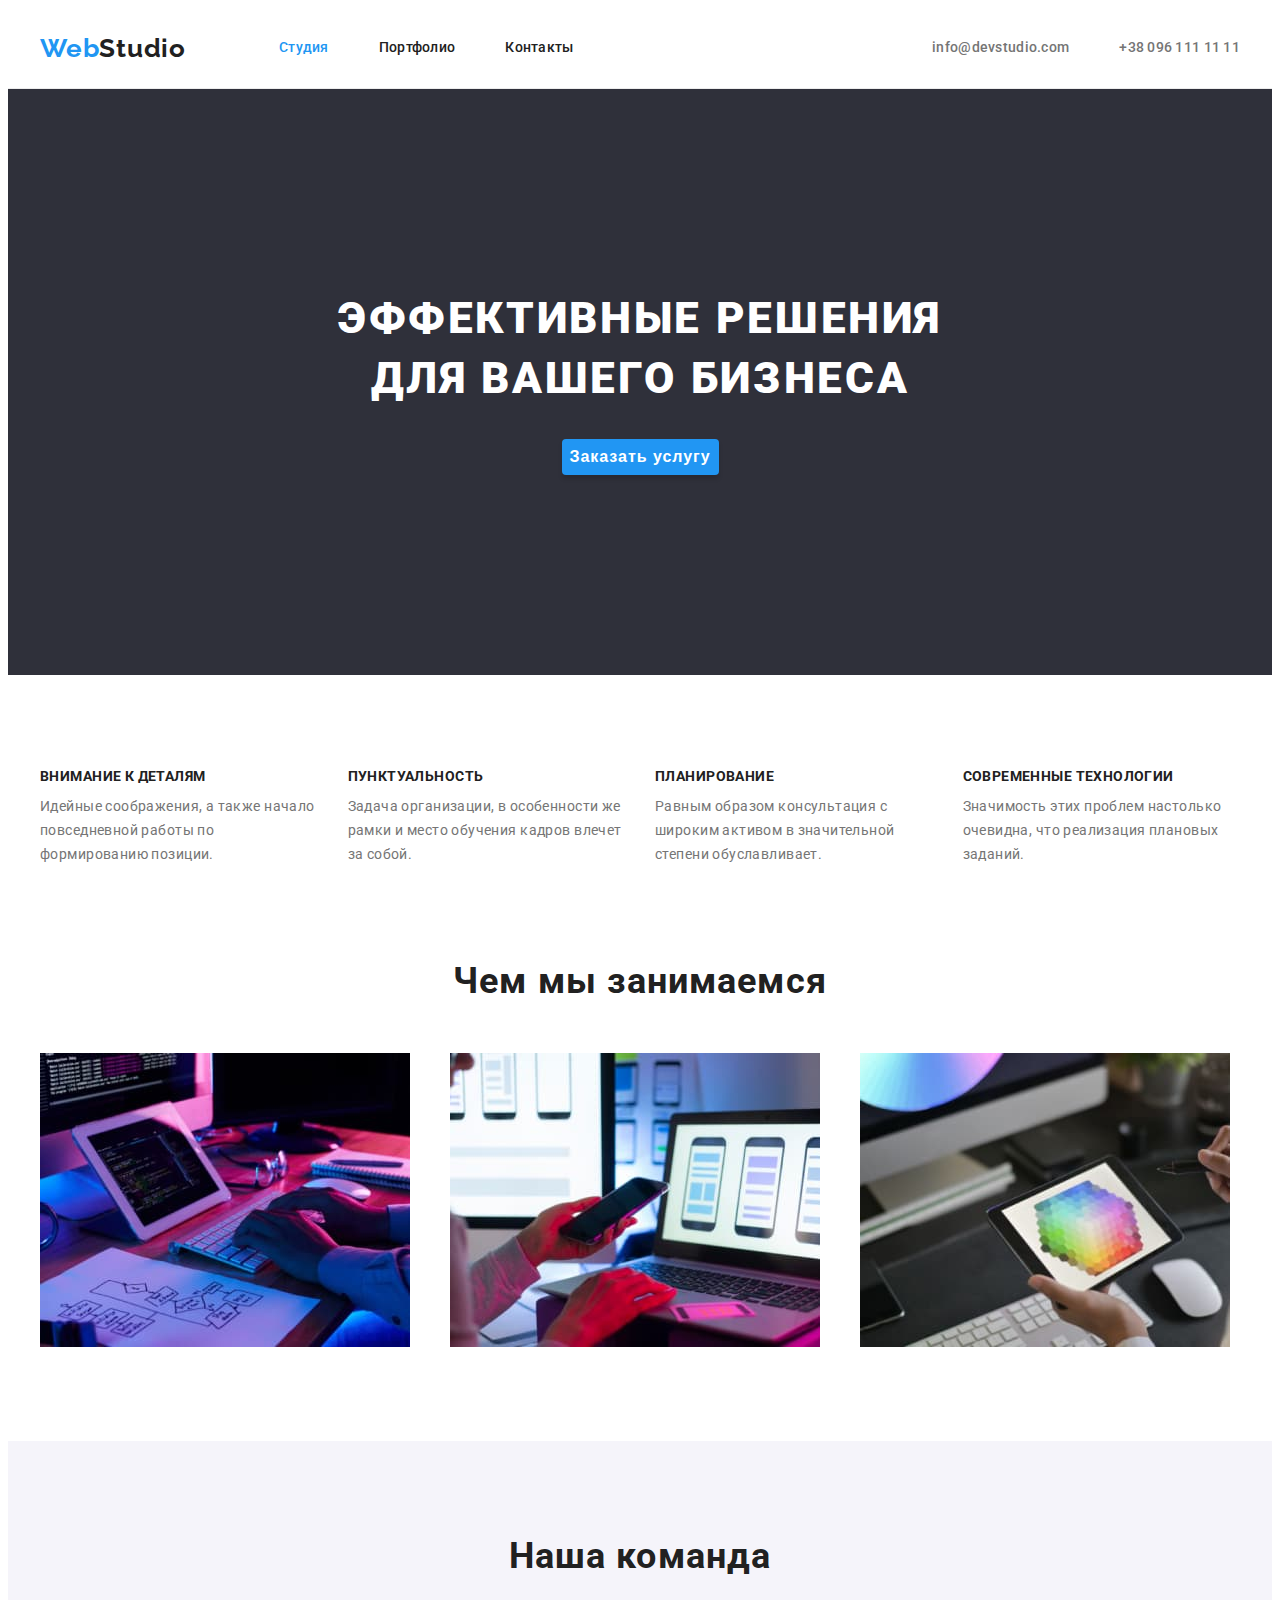
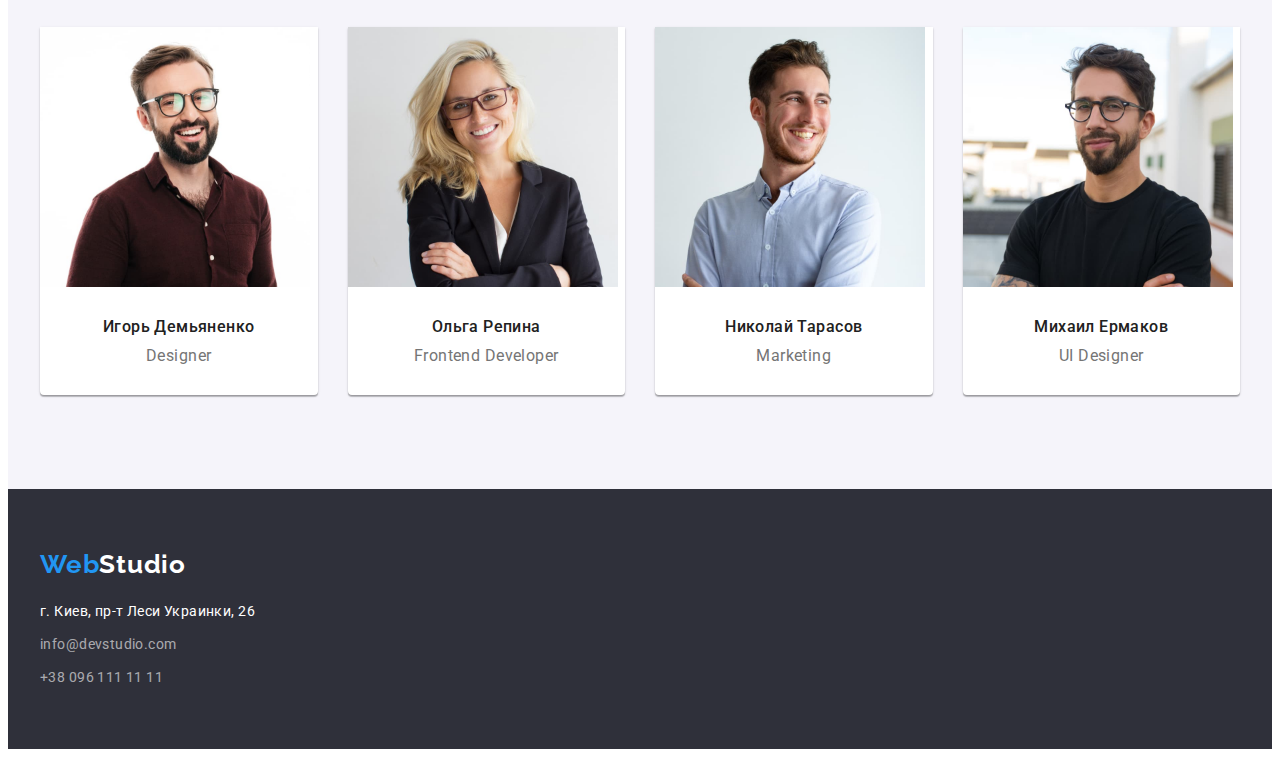
<file: index.html>
<!DOCTYPE html>
<html lang="ru">
  <head>
    <meta charset="UTF-8" />
    <meta http-equiv="X-UA-Compatible" content="IE=edge" />
    <meta name="viewport" content="width=device-width, initial-scale=1.0" />
    <title>WebStudio</title>
    <link
      rel="stylesheet"
      href="https://cdnjs.cloudflare.com/ajax/libs/modern-normalize/1.0.0/modern-normalize.min.css"
      integrity="sha512-ISS7cAi1PEhQ8jnbJpJZMd29NlhNj4AWYyLOSp2CE/CsHxTCu+r+t0D2yoJudVrd0/8fTVPUVDzY5Tvli75u/g=="
      crossorigin="anonymous"
    />
    <link rel="preconnect" href="https://fonts.gstatic.com" />
    <link
      href="https://fonts.googleapis.com/css2?family=Raleway:wght@700&family=Roboto:wght@400;500;700;900&display=swap"
      rel="stylesheet"
    />
    <link rel="stylesheet" href="./css/styles.css" />
  </head>
  <body>
    <!-- Шапка -->
    <header>
      <div class="container nav-container">
        <nav class="nav-section">
          <a class="link logo" href="./index.html"><span class="piece-logo">Web</span>Studio</a>

          <ul class="list site-nav">
            <li class="item"><a class="link active-link" href="./index.html">Студия</a></li>
            <li class="item"><a class="link" href="./portfolio.html">Портфолио</a></li>
            <li class="item"><a class="link" href="">Контакты</a></li>
          </ul>
        </nav>

        <ul class="list contacts">
          <li class="item"><a class="link" href="mailto:info@devstudio.com">info@devstudio.com</a></li>
          <li class="item"><a class="link" href="tel:+380961111111">+38 096 111 11 11</a></li>
        </ul>
      </div>
    </header>

    <main>
      <!-- Герой -->
      <section class="section hero-section">
        <h1 class="hero-title">Эффективные решения для вашего бизнеса</h1>
        <button class="button" type="button">Заказать услугу</button>
      </section>

      <!-- Особенности -->
      <section class="section features-section">
        <div class="container">
          <!-- Скрытый заголовок секции-->
          <h2 class="visually-hidden">Особенности</h2>
          <ul class="list features-list">
            <li class="item features-item">
              <h3 class="features-title">Внимание к деталям</h3>
              <p class="features-text">
                Идейные соображения, а также начало повседневной работы по формированию позиции.
              </p>
            </li>
            <li class="item features-item">
              <h3 class="features-title">Пунктуальность</h3>
              <p class="features-text">
                Задача организации, в особенности же рамки и место обучения кадров влечет за собой.
              </p>
            </li>
            <li class="item features-item">
              <h3 class="features-title">Планирование</h3>
              <p class="features-text">
                Равным образом консультация с широким активом в значительной степени обуславливает.
              </p>
            </li>
            <li class="item features-item">
              <h3 class="features-title">Современные технологии</h3>
              <p class="features-text">Значимость этих проблем настолько очевидна, что реализация плановых заданий.</p>
            </li>
          </ul>
        </div>
      </section>
      <!-- Чем мы занимаемся -->
      <section class="section specialty-section">
        <div class="container specialty-container">
          <h2 class="section-title specialty-title">Чем мы занимаемся</h2>
          <ul class="list specialty-list">
            <li class="item specialty-item">
              <img src="./images/box1.jpg" alt="Программирование" width="370" />
            </li>
            <li class="item specialty-item">
              <img src="./images/box2.jpg" alt="Адаптивная вёрстка" width="370" />
            </li>
            <li class="item specialty-item">
              <img src="./images/box3.jpg" alt="Дизайн" width="370" />
            </li>
          </ul>
        </div>
      </section>
      <!-- Команда -->
      <section class="section team-section">
        <div class="container team-container">
          <h2 class="section-title team-title">Наша команда</h2>
          <ul class="list team-list">
            <li class="item staff-card">
              <img src="./images/igor-demyanenko.jpg" alt="Игорь Демьяненко" width="270" />
              <div class="staff-description">
                <h3 class="staff-name">Игорь Демьяненко</h3>
                <p class="staff-proffesion">Designer</p>
              </div>
            </li>
            <li class="item staff-card">
              <img src="./images/olga-repina.jpg" alt="Ольга Репина" width="270" />
              <div class="staff-description">
                <h3 class="staff-name">Ольга Репина</h3>
                <p class="staff-proffesion">Frontend Developer</p>
              </div>
            </li>
            <li class="item staff-card">
              <img src="./images/nikolay-tarasov.jpg" alt="Николай Тарасов" width="270" />
              <div class="staff-description">
                <h3 class="staff-name">Николай Тарасов</h3>
                <p class="staff-proffesion">Marketing</p>
              </div>
            </li>
            <li class="item staff-card">
              <img src="./images/mihail-ermakov.jpg" alt="Михаил Ермаков" width="270" />
              <div class="staff-description">
                <h3 class="staff-name">Михаил Ермаков</h3>
                <p class="staff-proffesion">UI Designer</p>
              </div>
            </li>
          </ul>
        </div>
      </section>
    </main>
    <!-- Подвал -->
    <footer>
      <div class="container footer-container">
        <a class="link logo footer-logo" href="./index.html"> <span class="piece-logo">Web</span>Studio</a>
        <address>
          <p class="post-address">г. Киев, пр-т Леси Украинки, 26</p>
          <ul class="list contacts-footer">
            <li class="item mail">
              <a class="link footer-link" href="mailto:info@devstudio.com">info@devstudio.com</a>
            </li>
            <li class="item tel">
              <a class="link footer-link" href="tel:+380961111111">+38 096 111 11 11</a>
            </li>
          </ul>
        </address>
      </div>
    </footer>
  </body>
</html>
</file>
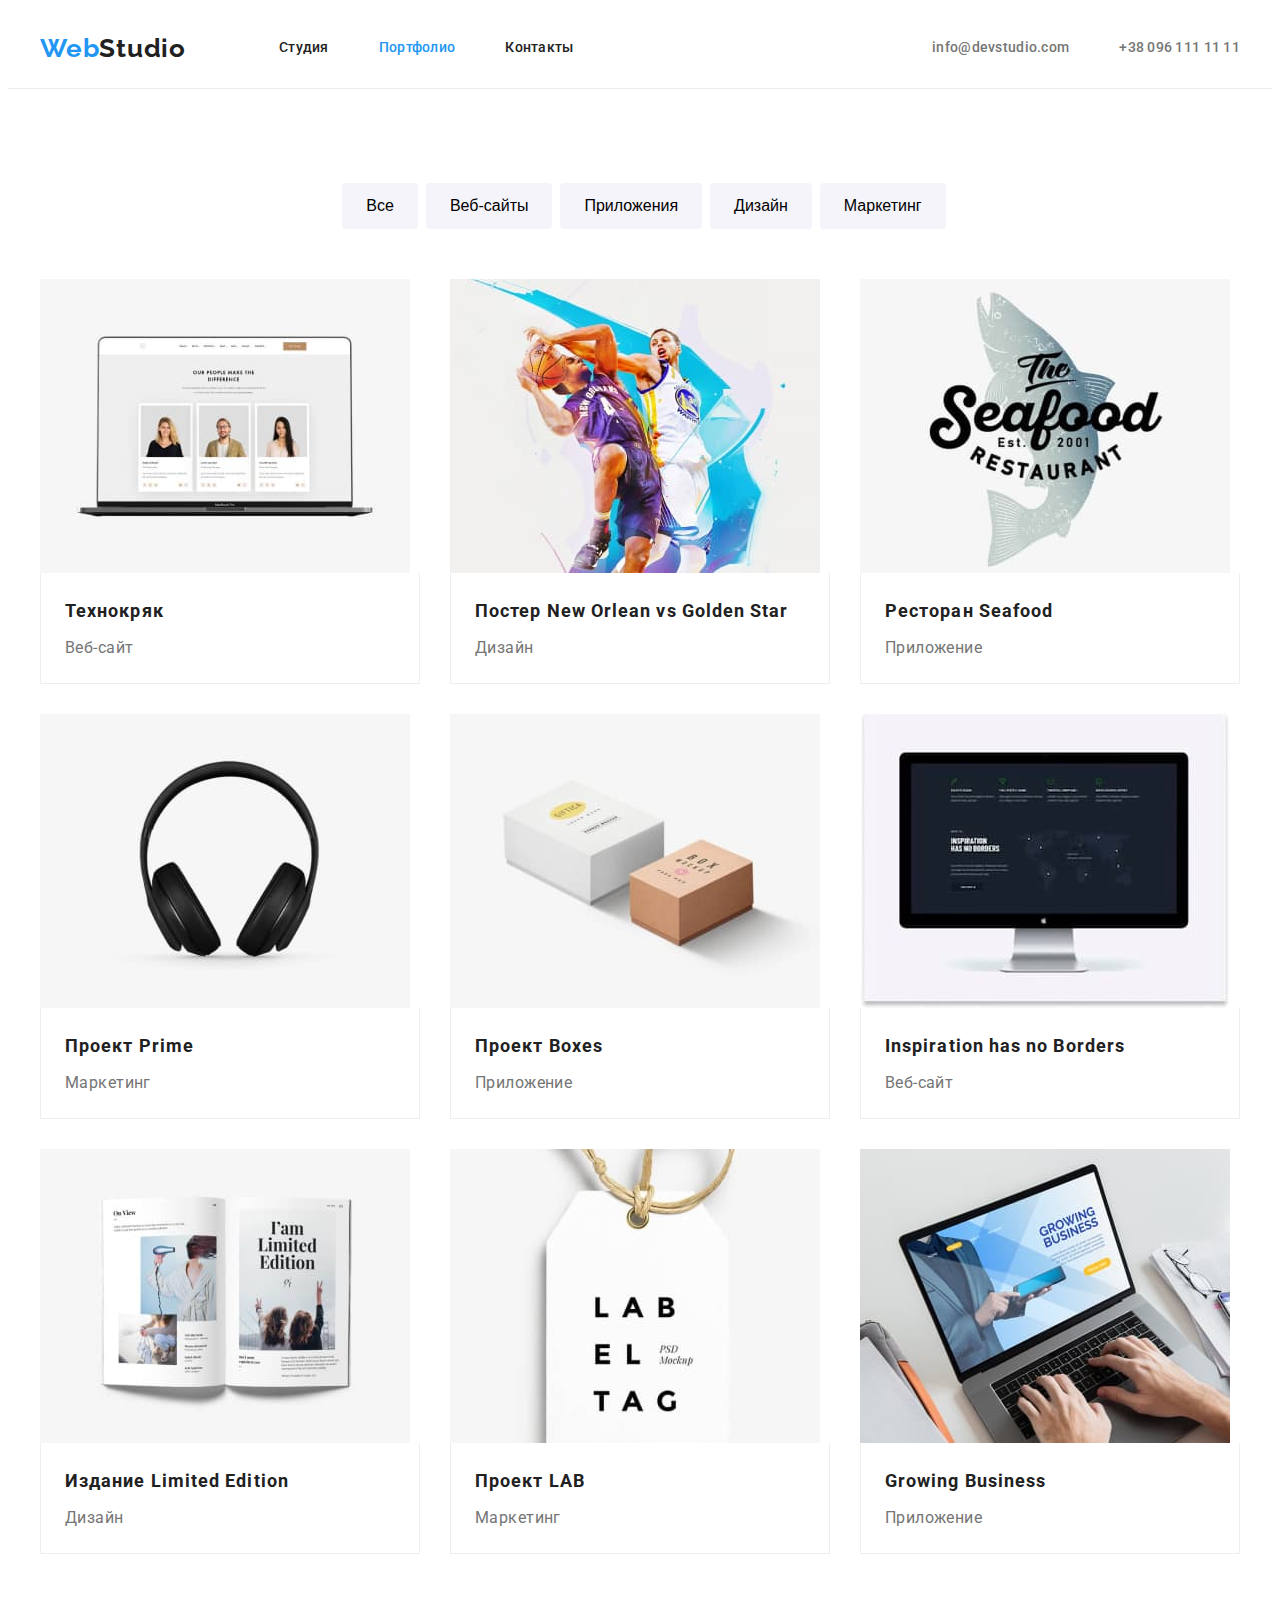
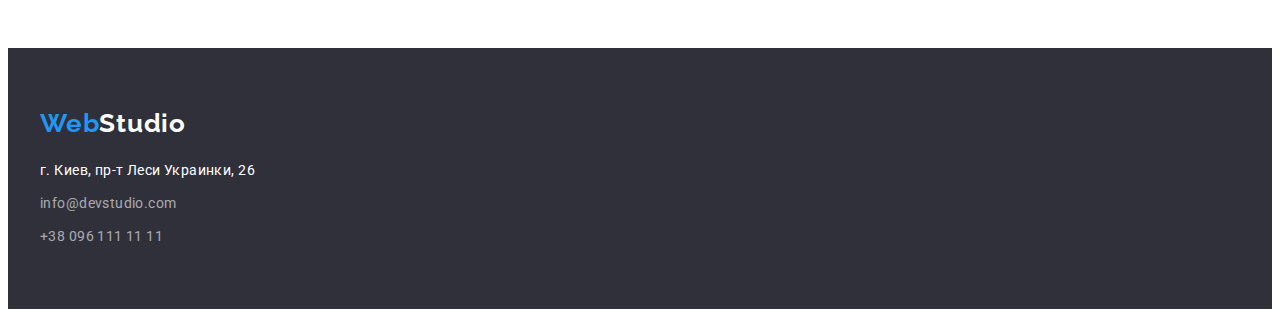
<file: portfolio.html>
<!DOCTYPE html>
<html lang="ru">
  <head>
    <meta charset="UTF-8" />
    <meta http-equiv="X-UA-Compatible" content="IE=edge" />
    <meta name="viewport" content="width=device-width, initial-scale=1.0" />
    <title>WebStudio</title>
    <link
      rel="stylesheet"
      href="https://cdnjs.cloudflare.com/ajax/libs/modern-normalize/1.0.0/modern-normalize.min.css"
      integrity="sha512-ISS7cAi1PEhQ8jnbJpJZMd29NlhNj4AWYyLOSp2CE/CsHxTCu+r+t0D2yoJudVrd0/8fTVPUVDzY5Tvli75u/g=="
      crossorigin="anonymous"
    />
    <link rel="preconnect" href="https://fonts.gstatic.com" />
    <link
      href="https://fonts.googleapis.com/css2?family=Raleway:wght@700&family=Roboto:wght@400;500;700;900&display=swap"
      rel="stylesheet"
    />
    <link rel="stylesheet" href="./css/styles.css" />
  </head>
  <body>
    <!-- Шапка -->
    <header>
      <div class="container nav-container">
        <nav class="nav-section">
          <a class="link logo" href="./index.html"><span class="piece-logo">Web</span>Studio</a>

          <ul class="list site-nav">
            <li class="item"><a class="link" href="./index.html">Студия</a></li>
            <li class="item"><a class="link active-link" href="./portfolio.html">Портфолио</a></li>
            <li class="item"><a class="link" href="">Контакты</a></li>
          </ul>
        </nav>

        <ul class="list contacts">
          <li class="item"><a class="link" href="mailto:info@devstudio.com">info@devstudio.com</a></li>
          <li class="item"><a class="link" href="tel:+380961111111">+38 096 111 11 11</a></li>
        </ul>
      </div>
    </header>

    <main>
      <section class="section project-section">
        <!-- Портфолио -->
        <div class="container project-container">
          <!-- Скрыть заголовок -->
          <h2 class="visually-hidden">Фильтр работ</h2>
          <ul class="list filter-list">
            <li><button class="filter-button" type="button">Все</button></li>
            <li><button class="filter-button" type="button">Веб-сайты</button></li>
            <li><button class="filter-button" type="button">Приложения</button></li>
            <li><button class="filter-button" type="button">Дизайн</button></li>
            <li><button class="filter-button" type="button">Маркетинг</button></li>
          </ul>
          <!-- Скрыть заголовок -->
          <h2 class="visually-hidden">Портфолио</h2>
          <ul class="list project-list">
            <li class="item project-item">
              <img src="./images/img1.jpg" alt="Открытый лэптоп" width="370" />
              <div class="caption">
                <h3 class="project-title">Технокряк</h3>
                <p class="project-type">Веб-сайт</p>
              </div>
            </li>
            <li class="item project-item">
              <img src="./images/img2.jpg" alt="Два баскетболиста с мячом" width="370" />
              <div class="caption">
                <h3 class="project-title">Постер New Orlean vs Golden Star</h3>
                <p class="project-type">Дизайн</p>
              </div>
            </li>
            <li class="item project-item">
              <img src="./images/img3.jpg" alt="Логотип ресторана морепродуктов" width="370" />
              <div class="caption">
                <h3 class="project-title">Ресторан Seafood</h3>
                <p class="project-type">Приложение</p>
              </div>
            </li>
            <li class="item project-item">
              <img src="./images/img4.jpg" alt="Наушники" width="370" />
              <div class="caption">
                <h3 class="project-title">Проект Prime</h3>
                <p class="project-type">Маркетинг</p>
              </div>
            </li>
            <li class="item project-item">
              <img src="./images/img5.jpg" alt="Две коробки" width="370" />
              <div class="caption">
                <h3 class="project-title">Проект Boxes</h3>
                <p class="project-type">Приложение</p>
              </div>
            </li>
            <li class="item project-item">
              <img src="./images/img6.jpg" alt="Монитор" width="370" />
              <div class="caption">
                <h3 class="project-title">Inspiration has no Borders</h3>
                <p class="project-type">Веб-сайт</p>
              </div>
            </li>
            <li class="item project-item">
              <img src="./images/img7.jpg" alt="Раскрытая книга" width="370" />
              <div class="caption">
                <h3 class="project-title">Издание Limited Edition</h3>
                <p class="project-type">Дизайн</p>
              </div>
            </li>
            <li class="item project-item">
              <img src="./images/img8.jpg" alt="Бирка" width="370" />
              <div class="caption">
                <h3 class="project-title">Проект LAB</h3>
                <p class="project-type">Маркетинг</p>
              </div>
            </li>
            <li class="item project-item">
              <img src="./images/img9.jpg" alt="Руки наклавиатуре лэптопа" width="370" />
              <div class="caption">
                <h3 class="project-title">Growing Business</h3>
                <p class="project-type">Приложение</p>
              </div>
            </li>
          </ul>
        </div>
      </section>
    </main>
    <!-- Подвал -->
    <footer>
      <div class="container footer-container">
        <a class="link logo footer-logo" href="./index.html"> <span class="piece-logo">Web</span>Studio</a>
        <address>
          <p class="post-address">г. Киев, пр-т Леси Украинки, 26</p>
          <ul class="list contacts-footer">
            <li class="item mail">
              <a class="link footer-link" href="mailto:info@devstudio.com">info@devstudio.com</a>
            </li>
            <li class="item tel">
              <a class="link footer-link" href="tel:+380961111111">+38 096 111 11 11</a>
            </li>
          </ul>
        </address>
      </div>
    </footer>
  </body>
</html>
</file>
<file: css/styles.css>
:root {
  --title-text-color: #212121;
  --text-color: #757575;
  --accent-color: #2196f3;
  --base-bg-color: #ffffff;
  --secondary-bg-color: #2f303a;
  --section-bg-color: #f5f4fa;
}

h1,
h2,
h3,
h4,
h5,
h6,
p {
  margin-top: 0;
  margin-bottom: 0;
}

.list {
  list-style: none;
  padding-left: 0;
  margin: 0;
}

.link {
  color: var(--title-text-color);
  text-decoration: none;
}

body {
  background-color: var(--base-bg-color);
  color: var(--title-text-color);

  font-family: Roboto, sans-serif;
  font-size: 14px;
  line-height: 1.71;
  letter-spacing: 0.03em;
}

img {
  display: block;
  max-width: 100%;
  height: auto;
}

header {
  border-bottom: 1px solid #ececec;
}

.container {
  width: 1200px;
  padding-left: 15px;
  padding-right: 15px;
  margin-right: auto;
  margin-left: auto;
}

.section {
  padding-top: 94px;
  padding-bottom: 94px;
}

.nav-container {
  display: flex;
  align-items: center;
}

.nav-section {
  display: flex;
  align-items: center;
}

.site-nav,
.contacts {
  display: flex;

  font-weight: 500;
  font-size: 14px;
  letter-spacing: 0.02em;
  line-height: 1.14;
  letter-spacing: 0.02em;
}

.site-nav {
  margin-left: 93px;
}

.site-nav > .item:not(:first-child) {
  margin-left: 50px;
}

.contacts {
  margin-left: auto;
}
.contacts .link {
  color: var(--text-color);
}

.contacts > .item:not(:first-child) {
  margin-left: 50px;
}

.logo {
  font-family: Raleway;
  font-weight: bold;
  font-size: 26px;
  line-height: 1.19;
  letter-spacing: 0.03em;
}

.piece-logo {
  color: var(--accent-color);
}

.logo:hover,
.logo:focus,
.link:hover,
.link:focus {
  color: var(--accent-color);
}

.site-nav .link {
  display: block;
  padding-top: 32px;
  padding-bottom: 32px;
}

.active-link {
  color: var(--accent-color);
}

.hero-section {
  background-color: var(--secondary-bg-color);
  text-align: center;
  padding-top: 200px;
  padding-bottom: 200px;
}

.visually-hidden {
  position: absolute !important;
  clip: rect(1px 1px 1px 1px);
  clip: rect(1px, 1px, 1px, 1px);
  padding: 0 !important;
  border: 0 !important;
  height: 1px !important;
  width: 1px !important;
  overflow: hidden;
}

.hero-title {
  color: var(--base-bg-color);
  width: 696px;
  margin-right: auto;
  margin-left: auto;
  margin-bottom: 30px;
  font-weight: 900;
  font-size: 44px;
  line-height: 1.36;
  letter-spacing: 0.06em;
  text-transform: uppercase;
}

.button {
  color: var(--base-bg-color);
  background-color: var(--accent-color);

  font-weight: bold;
  font-size: 16px;
  line-height: 1.88;
  letter-spacing: 0.06em;
  text-align: center;
  cursor: pointer;
  box-shadow: 0px 4px 4px rgba(0, 0, 0, 0.15);
  border-radius: 4px;
  border-color: transparent;
}

.features-section {
  padding-bottom: 0;
}

.features-list {
  display: flex;
  flex-wrap: wrap;
  margin-left: -30px;
  margin-top: -30px;
}

.features-item {
  margin-left: 30px;
  margin-top: 30px;
  flex-basis: calc((100% - 120px) / 4);
}

.features-title {
  font-size: 14px;
  line-height: 1.14;
  text-transform: uppercase;
  margin-bottom: 10px;
}

.features-text {
  color: var(--text-color);
}

.section-title {
  margin-bottom: 50px;
  font-size: 36px;
  line-height: 1.17;
  letter-spacing: 0.03em;
  text-align: center;
}

.specialty-list {
  display: flex;
  flex-wrap: wrap;
  margin-left: -30px;
  margin-top: -30px;
}

.specialty-item {
  margin-left: 30px;
  margin-top: 30px;
  flex-basis: calc((100% - 90px) / 3);
}

.team-section {
  background-color: var(--section-bg-color);
}

.team-list {
  display: flex;
  flex-wrap: wrap;
  margin-left: -30px;
  margin-top: -30px;
}

.staff-card {
  flex-basis: calc((100% - 120px) / 4);
  margin-left: 30px;
  margin-top: 30px;

  text-align: center;

  background-color: var(--base-bg-color);
  box-shadow: 0px 1px 3px rgba(0, 0, 0, 0.12), 0px 1px 1px rgba(0, 0, 0, 0.14), 0px 2px 1px rgba(0, 0, 0, 0.2);
  border-radius: 0px 0px 4px 4px;
  border-color: transparent;
}

.staff-name {
  margin-bottom: 10px;
  font-weight: 500;
  font-size: 16px;
  line-height: 1.19;
}

.staff-proffesion {
  color: var(--text-color);
  font-size: 16px;
  line-height: 1.19;
}

.staff-description {
  padding: 30px 32px;
}

footer {
  background-color: var(--secondary-bg-color);
}

.footer-container {
  padding-top: 60px;
  padding-bottom: 60px;
}

.footer-logo {
  color: var(--base-bg-color);
  margin-bottom: 20px;
  display: inline-block;
}

.post-address {
  margin-bottom: 9px;
  color: var(--base-bg-color);
  font-style: normal;
}

.footer-link {
  color: rgba(255, 255, 255, 0.6);
  font-style: normal;
}

.contacts-footer > .mail {
  margin-bottom: 9px;
}

/* Portfolio */

.filter-list {
  display: flex;
  justify-content: center;
  margin-bottom: 50px;
}

.filter-button {
  background-color: #f5f4fa;
  padding: 8px 22px;
  margin-left: 8px;

  font-weight: 500;
  font-size: 16px;
  line-height: 1.63;
  cursor: pointer;
  border-radius: 4px;
  border-color: transparent;
}

.filter-button:hover,
.filter-button:focus {
  color: var(--base-bg-color);
  background-color: var(--accent-color);
  box-shadow: 0px 3px 1px rgba(0, 0, 0, 0.1), 0px 1px 2px rgba(0, 0, 0, 0.08), 0px 2px 2px rgba(0, 0, 0, 0.12);
  border-radius: 4px;
  border-color: transparent;
}

.project-title {
  margin-bottom: 4px;
  font-size: 18px;
  line-height: 2;
  letter-spacing: 0.06em;
}
.project-type {
  color: var(--text-color);
  font-size: 16px;
  line-height: 1.88;
}

.project-list {
  display: flex;
  flex-wrap: wrap;
  margin-left: -30px;
  margin-top: -30px;
}

.project-item {
  min-height: 404px;
  margin-left: 30px;
  margin-top: 30px;
  flex-basis: calc((100% - 90px) / 3);
}

.caption {
  padding: 20px 24px;
  border-right: 1px solid #eeeeee;
  border-left: 1px solid #eeeeee;
  border-bottom: 1px solid #eeeeee;
}
</file>
